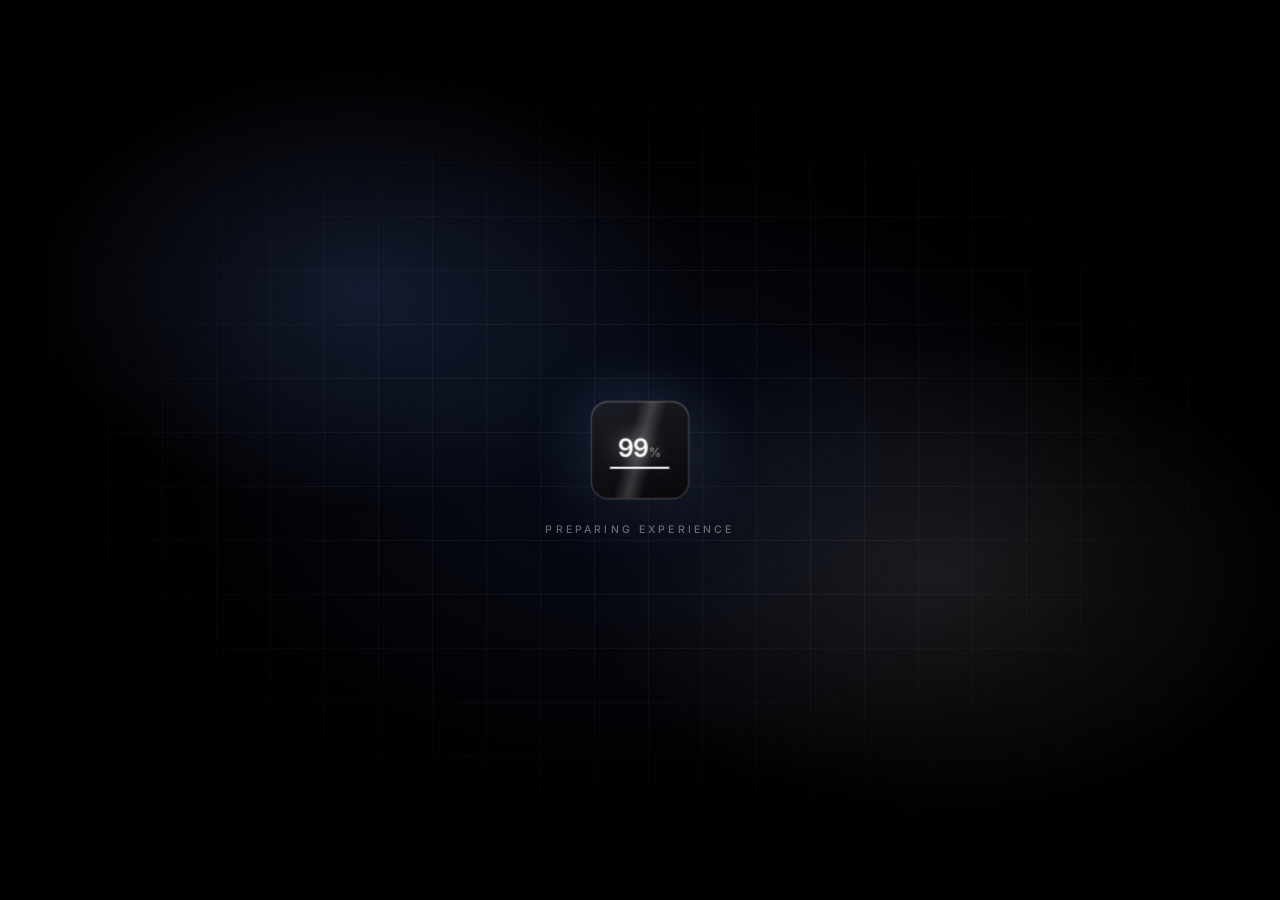
<file: index.html>
<!DOCTYPE html>
<html lang="en">
<head>
<meta charset="UTF-8">
<meta name="viewport" content="width=device-width, initial-scale=1.0">
<title>Nguyen The Luong — Web Developer</title>
<meta name="description" content="Portfolio of Nguyen The Luong — web developer building modern, fast and beautiful websites.">
<link rel="canonical" href="https://luongkun.github.io/personal-website/">
<meta name="theme-color" content="#000000">
<meta name="author" content="Nguyen The Luong">
<meta property="og:type" content="website">
<meta property="og:site_name" content="Luong.dev">
<meta property="og:url" content="https://luongkun.github.io/personal-website/">
<meta property="og:title" content="Nguyen The Luong — Web Developer">
<meta property="og:description" content="I build modern, fast and beautiful websites that bring ideas to life.">
<meta property="og:image" content="https://luongkun.github.io/personal-website/og-image.jpg">
<meta property="og:image:width" content="1200">
<meta property="og:image:height" content="630">
<meta property="og:image:alt" content="Nguyen The Luong — Web Developer">
<meta name="twitter:card" content="summary_large_image">
<meta name="twitter:title" content="Nguyen The Luong — Web Developer">
<meta name="twitter:description" content="I build modern, fast and beautiful websites that bring ideas to life.">
<meta name="twitter:image" content="https://luongkun.github.io/personal-website/og-image.jpg">
<link rel="icon" href="data:image/svg+xml,%3Csvg xmlns='http://www.w3.org/2000/svg' viewBox='0 0 24 24' fill='white'%3E%3Cg transform='rotate(-30 12 12)'%3E%3Ccircle cx='7.3' cy='3.2' r='1.45'/%3E%3Crect x='5.5' y='4.7' width='3.6' height='14.6' rx='1.8'/%3E%3Crect x='14.9' y='4.7' width='3.6' height='14.6' rx='1.8'/%3E%3Ccircle cx='16.7' cy='20.8' r='1.45'/%3E%3C/g%3E%3C/svg%3E">
<style>
/* Force black immediately */
html, body { background: #000000 !important; color: #ffffff; }

@font-face {
  font-family: "Inter";
  font-style: normal;
  font-weight: 100 900;
  font-display: swap;
  src: url("inter.woff2") format("woff2");
}
@font-face {
  font-family: "Instrument Serif";
  font-style: italic;
  font-weight: 400;
  font-display: swap;
  src: url("instrument-serif-italic.woff2") format("woff2");
}

:root {
  --bg: #000000;
  --text: #ffffff;
  --muted: #9a9a9a;
  --border: rgba(255, 255, 255, 0.16);

  --logo: 15.5px;
  --logo-mark: 22px;
  --nav: 14px;
  --nav-h: 40px;
  --nav-pad: 18px;
  --btn: 13.5px;
  --btn-h: 40px;
  --hero-btn-h: 42px;
  --h1: 48px;
  --lede: 15.5px;
  --badge: 12.5px;
  --header-y: 22px;
  --header-x: 40px;
  --hero-gap: 85px;
  --copy-max: 860px;
  --lede-max: 470px;

  --ui-font: "Inter", system-ui, -apple-system, BlinkMacSystemFont, "Segoe UI", sans-serif;
  --serif-font: "Instrument Serif", "Times New Roman", Times, serif;
}

*, *::before, *::after { box-sizing: border-box; margin: 0; padding: 0; }

a { color: inherit; text-decoration: none; }
button { font-family: inherit; }

html { scroll-behavior: smooth; }

html, body {
  background: #000000;
  background: var(--bg, #000000);
  color: #ffffff;
  color: var(--text, #ffffff);
}

body {
  font-family: var(--ui-font);
  -webkit-font-smoothing: antialiased;
  -moz-osx-font-smoothing: grayscale;
  text-rendering: optimizeLegibility;
  overflow-x: hidden;
  position: relative;
}

/* ---------- Layers ---------- */

.grain {
  position: fixed;
  inset: 0;
  z-index: 100;
  pointer-events: none;
  opacity: 0.055;
  background-image: url("data:image/svg+xml,%3Csvg xmlns='http://www.w3.org/2000/svg' width='240' height='240'%3E%3Cfilter id='n'%3E%3CfeTurbulence type='fractalNoise' baseFrequency='0.85' numOctaves='2' stitchTiles='stitch'/%3E%3C/filter%3E%3Crect width='100%25' height='100%25' filter='url(%23n)'/%3E%3C/svg%3E");
}

.hero-photo {
  position: fixed;
  inset: 0;
  z-index: 0;
  overflow: hidden;
  animation-duration: 1.05s;
  animation-fill-mode: both;
  animation-timing-function: cubic-bezier(0.16, 1, 0.3, 1);
  animation-delay: 0.04s;
  animation-name: in-soft;
}
.hero-photo video {
  width: 100%;
  height: 100%;
  object-fit: cover;
  display: block;
}
.hero-photo::after {
  content: "";
  position: absolute;
  inset: 0;
  background: linear-gradient(180deg, rgba(0, 0, 0, 0.42) 0%, rgba(0, 0, 0, 0.08) 32%, rgba(0, 0, 0, 0.12) 62%, rgba(0, 0, 0, 0.58) 100%);
}
.hero-photo.is-in {
  animation: none;
  opacity: 1;
  transform: none;
  clip-path: none;
  filter: none;
}

.page {
  position: relative;
  z-index: 1;
  display: grid;
  grid-template-rows: auto 1fr auto;
  min-height: 100vh;
  min-height: 100dvh;
}

.menu-backdrop { display: none; }

/* ---------- Loader ---------- */

.loader {
  position: fixed;
  inset: 0;
  z-index: 300;
  display: grid;
  place-items: center;
  background: #000000;
  overflow: hidden;
}

.loader-bg {
  position: absolute;
  inset: 0;
  background:
    radial-gradient(42% 40% at 28% 32%, rgba(110, 150, 255, 0.16), transparent 62%),
    radial-gradient(46% 44% at 74% 64%, rgba(255, 255, 255, 0.09), transparent 62%),
    radial-gradient(60% 55% at 50% 52%, rgba(60, 95, 190, 0.13), transparent 66%);
}
.loader-bg::after {
  content: "";
  position: absolute;
  inset: 0;
  background-image:
    linear-gradient(rgba(255, 255, 255, 0.045) 1px, transparent 1px),
    linear-gradient(90deg, rgba(255, 255, 255, 0.045) 1px, transparent 1px);
  background-size: 54px 54px;
  -webkit-mask-image: radial-gradient(70% 62% at 50% 50%, #000 30%, transparent 78%);
          mask-image: radial-gradient(70% 62% at 50% 50%, #000 30%, transparent 78%);
}

.welcome {
  position: absolute;
  inset: 0;
  z-index: 1;
  display: grid;
  place-items: center;
  font-family: var(--serif-font);
  font-style: italic;
  font-weight: 400;
  font-size: clamp(56px, 11vw, 130px);
  letter-spacing: -0.02em;
  color: #ffffff;
  opacity: 0;
  will-change: transform, opacity, filter;
}

.loader-stack {
  position: relative;
  z-index: 3;
}

.loader-box {
  position: relative;
  width: 94px;
  height: 94px;
  border-radius: 17px;
  display: flex;
  flex-direction: column;
  align-items: center;
  justify-content: center;
  gap: 4px;
  border: 1px solid rgba(255, 255, 255, 0.25);
  background: linear-gradient(160deg, rgba(30, 32, 38, 0.9), rgba(8, 8, 10, 0.94));
  backdrop-filter: blur(12px);
  -webkit-backdrop-filter: blur(12px);
  box-shadow: 0 18px 60px rgba(0, 0, 0, 0.55), inset 0 1px 0 rgba(255, 255, 255, 0.14), 0 0 30px rgba(140, 170, 255, 0.1);
  overflow: hidden;
  will-change: transform, opacity;
}

.loader-sheen {
  position: absolute;
  inset: 0;
  background: linear-gradient(105deg, transparent 38%, rgba(255, 255, 255, 0.18) 50%, transparent 62%);
  pointer-events: none;
}

.loader-num-wrap {
  position: relative;
  display: flex;
  align-items: baseline;
  gap: 1px;
}
.loader-num {
  font-size: 24px;
  font-weight: 600;
  letter-spacing: -0.03em;
  color: #ffffff;
}
.loader-pct {
  font-size: 12px;
  color: rgba(255, 255, 255, 0.55);
}

.loader-bar {
  position: relative;
  width: 58px;
  height: 2px;
  border-radius: 1px;
  background: rgba(255, 255, 255, 0.14);
  overflow: hidden;
}
.loader-bar i {
  display: block;
  height: 100%;
  width: 0%;
  border-radius: 1px;
  background: #ffffff;
}

.loader-status {
  position: absolute;
  top: calc(100% + 26px);
  left: 50%;
  transform: translateX(-50%);
  white-space: nowrap;
  font-size: 10.5px;
  font-weight: 500;
  text-transform: uppercase;
  letter-spacing: 0.3em;
  color: rgba(255, 255, 255, 0.38);
}

body.is-loading { overflow: hidden !important; height: 100%; }
body.is-loading .appear,
body.is-loading .hero-photo,
body.is-loading .copyright,
body.is-loading .badge-star,
body.is-loading .hero h1 em { animation-play-state: paused !important; }

/* ---------- Page transition ---------- */

.transition {
  position: fixed;
  inset: 0;
  z-index: 250;
  background: #000000;
  pointer-events: none;
  opacity: 0;
}
.transition.cover { opacity: 1; pointer-events: auto; transition: opacity 0.5s ease; }
@media (prefers-reduced-motion: reduce) { .transition { display: none !important; } }

/* ---------- Header ---------- */

.header {
  position: relative;
  z-index: 50;
  display: grid;
  grid-template-columns: 1fr auto 1fr;
  align-items: center;
  padding: var(--header-y) var(--header-x) 10px;
}

.logo {
  display: inline-flex;
  align-items: center;
  gap: 9px;
  justify-self: start;
  font-size: var(--logo);
  font-weight: 400;
  letter-spacing: -0.03em;
  color: #ffffff;
}
.logo-mark { width: var(--logo-mark); height: var(--logo-mark); flex: none; }
.logo-suffix { font-weight: 400; }

.site-nav {
  display: flex;
  align-items: center;
  gap: 8px;
  justify-self: center;
}
.site-nav a {
  display: inline-flex;
  align-items: center;
  gap: 8px;
  height: var(--nav-h);
  padding: 0 var(--nav-pad);
  border-radius: 7px;
  overflow: hidden;
  position: relative;
  border: 1px solid rgba(198, 198, 198, 0.55);
  background: linear-gradient(105deg, #050505 0%, #2a2a2a 48%, #4a4a4a 100%);
  color: #f3f3f3;
  font-size: var(--nav);
  font-weight: 400;
  letter-spacing: -0.01em;
  white-space: nowrap;
  transition: background 0.35s ease, border-color 0.35s ease, box-shadow 0.35s ease;
}
.site-nav a svg { width: 15px; height: 15px; flex: none; opacity: 0.9; }
.site-nav a::before {
  content: "";
  position: absolute;
  inset: 0;
  background: linear-gradient(115deg, transparent 30%, rgba(255, 255, 255, 0.16) 50%, transparent 70%);
  transform: translateX(-120%);
}
.site-nav a:hover::before { transform: translateX(120%); transition: transform 0.6s ease; }
.site-nav a:hover {
  border-color: rgba(235, 235, 235, 0.9);
  background: linear-gradient(105deg, #111111 0%, #3a3a3a 45%, #6a6a6a 100%);
  box-shadow: 0 0 18px rgba(200, 210, 230, 0.18);
}

.header-cta { justify-self: end; }

.burger {
  display: none;
  place-items: center;
  width: 42px;
  height: 42px;
  border-radius: 6px;
  border: 1px solid var(--border);
  background: rgba(8, 8, 8, 0.55);
  cursor: pointer;
  z-index: 60;
  transition: border-color 0.25s ease, background 0.25s ease;
}
.burger:hover { border-color: rgba(255, 255, 255, 0.32); background: rgba(255, 255, 255, 0.05); }
.burger-box { display: grid; gap: 5px; }
.burger-bar {
  width: 16px;
  height: 1.5px;
  border-radius: 1px;
  background: #ffffff;
  transition: transform 0.25s ease, opacity 0.2s ease;
}
body.menu-open .burger-bar:nth-child(1) { transform: translateY(6.5px) rotate(45deg); }
body.menu-open .burger-bar:nth-child(2) { opacity: 0; }
body.menu-open .burger-bar:nth-child(3) { transform: translateY(-6.5px) rotate(-45deg); }

/* ---------- Buttons ---------- */

.btn {
  position: relative;
  isolation: isolate;
  overflow: hidden;
  display: inline-flex;
  align-items: center;
  justify-content: center;
  height: var(--btn-h);
  padding: 0 16px;
  border-radius: 6px;
  font-size: var(--btn);
  font-weight: 500;
  letter-spacing: -0.02em;
  line-height: 1;
  white-space: nowrap;
  cursor: pointer;
  border: 1px solid transparent;
  background: none;
  color: #ffffff;
  transition: background 0.35s ease, border-color 0.35s ease, box-shadow 0.35s ease, color 0.35s ease, filter 0.35s ease;
}
.btn::after {
  content: "";
  position: absolute;
  inset: 0;
  background: linear-gradient(115deg, transparent 20%, rgba(255, 255, 255, 0.45) 48%, transparent 76%);
  transform: translateX(-130%);
}
.btn:hover::after { transform: translateX(130%); transition: transform 0.65s ease; }

.btn-solid {
  background: linear-gradient(180deg, #ffffff 0%, #e7e7e7 48%, #cfcfcf 100%);
  color: #111111;
  border-color: #ffffff;
  box-shadow: inset 0 1px 0 rgba(255, 255, 255, 0.95);
}
.btn-solid:hover {
  background: linear-gradient(180deg, #ffffff 0%, #f3f6ff 42%, #d5def2 100%);
  border-color: #f2f6ff;
  box-shadow: inset 0 1px 0 #ffffff, 0 0 22px rgba(186, 208, 255, 0.35), 0 8px 18px rgba(255, 255, 255, 0.12);
}
.hero .btn-solid:hover {
  box-shadow: inset 0 1px 0 #ffffff, 0 0 26px rgba(186, 208, 255, 0.4), 0 8px 18px rgba(255, 255, 255, 0.14);
}

.btn-ghost {
  background: linear-gradient(135deg, rgba(255, 255, 255, 0.1), rgba(0, 0, 0, 0.45) 50%, rgba(160, 175, 200, 0.08));
  color: #ffffff;
  border-color: rgba(198, 198, 198, 0.45);
  box-shadow: inset 0 1px 0 rgba(255, 255, 255, 0.12);
}
.btn-ghost:hover {
  background: linear-gradient(135deg, rgba(210, 225, 255, 0.18), rgba(0, 0, 0, 0.35) 48%, rgba(180, 195, 220, 0.16));
  border-color: rgba(220, 230, 255, 0.75);
  box-shadow: inset 0 1px 0 rgba(255, 255, 255, 0.22), 0 0 20px rgba(170, 200, 255, 0.22);
}
.hero .btn-ghost {
  background: linear-gradient(135deg, rgba(255, 255, 255, 0.12), rgba(0, 0, 0, 0.5) 46%, rgba(150, 170, 200, 0.1));
  border-color: rgba(198, 198, 198, 0.55);
  backdrop-filter: blur(16px);
  -webkit-backdrop-filter: blur(16px);
}
.hero .btn-ghost:hover {
  border-color: rgba(220, 230, 255, 0.8);
  box-shadow: inset 0 1px 0 rgba(255, 255, 255, 0.22), 0 0 24px rgba(170, 200, 255, 0.28);
}

.hero-actions .btn { height: var(--hero-btn-h); padding: 0 18px; }

/* ---------- Hero ---------- */

.hero {
  display: flex;
  align-items: flex-end;
  justify-content: center;
  padding: 8px 24px var(--hero-gap);
  min-height: 0;
}
.hero-copy {
  position: relative;
  z-index: 1;
  display: flex;
  flex-direction: column;
  align-items: center;
  text-align: center;
  max-width: var(--copy-max);
  width: 100%;
}

.badge {
  display: inline-flex;
  align-items: center;
  gap: 8px;
  margin-bottom: 22px;
  padding: 9px 15px;
  border: 0;
  border-radius: 5px;
  background: linear-gradient(90deg, #7d7d7d 0%, #2a2a2a 52%, #0a0a0a 100%);
  color: #f2f2f2;
  font-size: var(--badge);
  font-weight: 400;
  letter-spacing: -0.01em;
}
.badge-star {
  width: 18px;
  height: 20px;
  flex: none;
  filter: drop-shadow(0 0 3px rgba(255, 255, 255, 0.45));
  transform-origin: center;
  animation: in-star 0.9s cubic-bezier(0.16, 1, 0.3, 1) 0.28s both;
}

.hero h1 {
  font-family: var(--ui-font);
  font-weight: 500;
  font-size: var(--h1);
  letter-spacing: -0.045em;
  line-height: 1.12;
  color: #ffffff;
  display: flex;
  flex-direction: column;
  align-items: center;
}
.headline-line {
  display: block;
  overflow: hidden;
  padding: 0.06em 0.15em 0.14em;
}
.hero h1 em {
  font-family: var(--serif-font);
  font-style: italic;
  font-weight: 400;
  font-size: 1.08em;
  letter-spacing: -0.03em;
  color: var(--muted);
  animation: in-em 1.2s ease 0.72s both;
}

.lede {
  max-width: var(--lede-max);
  margin-top: 18px;
  color: var(--muted);
  font-size: var(--lede);
  font-weight: 400;
  line-height: 1.55;
  letter-spacing: -0.015em;
}

.hero-actions {
  display: flex;
  flex-wrap: wrap;
  align-items: center;
  justify-content: center;
  gap: 10px;
  margin-top: 26px;
}

/* ---------- Footer ---------- */

.copyright {
  text-align: center;
  color: var(--muted);
  font-size: 12.5px;
  letter-spacing: -0.01em;
  padding: 0 24px;
  padding-bottom: max(26px, env(safe-area-inset-bottom));
  opacity: 0;
  animation: in-soft 1.05s cubic-bezier(0.16, 1, 0.3, 1) 1.30s both;
}
.copyright.is-in { animation: none !important; opacity: 1 !important; transform: none !important; }

/* ---------- Entrance motion ---------- */

.appear {
  opacity: 1;
  animation-duration: 1.05s;
  animation-fill-mode: both;
  animation-timing-function: cubic-bezier(0.16, 1, 0.3, 1);
  animation-delay: var(--d, 0.08s);
}
.appear--scale { animation-name: in-scale; }
.appear--soft  { animation-name: in-soft; }
.appear--mask  { animation-name: in-mask; }
.appear--pop   { animation-name: in-pop; }
.appear--btn   { animation-name: in-btn; }
.appear--side  { animation-name: in-side; }

.appear.is-in,
.hero-photo.is-in,
.copyright.is-in {
  animation: none !important;
  opacity: 1 !important;
  transform: none !important;
  clip-path: none !important;
  filter: none !important;
}

@keyframes in-scale { from { opacity: 0; transform: scale(0.84); } to { opacity: 1; transform: none; } }
@keyframes in-soft  { from { opacity: 0; transform: translateY(14px); } to { opacity: 1; transform: none; } }
@keyframes in-mask  { from { opacity: 0; transform: translateY(40%); } to { opacity: 1; transform: none; } }
@keyframes in-pop   { 0% { opacity: 0; transform: scale(0.9); } 70% { opacity: 1; transform: scale(1.03); } 100% { opacity: 1; transform: scale(1); } }
@keyframes in-btn   { from { opacity: 0; transform: translateY(18px) scale(0.94); } to { opacity: 1; transform: none; } }
@keyframes in-side  { from { opacity: 0; transform: translateX(22px); } to { opacity: 1; transform: none; } }
@keyframes in-star  { from { opacity: 0; transform: scale(0.2) rotate(-50deg); } 65% { opacity: 1; transform: scale(1.2) rotate(8deg); } to { opacity: 1; transform: none; } }
@keyframes in-em    { from { opacity: 0.35; filter: blur(4px); } to { opacity: 1; filter: none; } }

/* ---------- Responsive ---------- */

@media (min-width: 1280px) and (max-width: 1599px) {
  :root { --h1: 54px; --lede: 16px; --header-x: 48px; }
}

@media (min-width: 901px) and (max-width: 1279px) {
  :root {
    --logo: 15px;
    --nav: 13px;
    --nav-h: 36px;
    --nav-pad: 14px;
    --btn: 13px;
    --btn-h: 38px;
    --hero-btn-h: 40px;
    --h1: 42px;
    --lede: 15px;
    --badge: 12px;
    --header-y: 16px;
    --header-x: 28px;
    --hero-gap: 64px;
    --copy-max: 760px;
    --lede-max: 440px;
  }
  .badge { margin-bottom: 16px; }
  .lede { margin-top: 14px; }
  .hero-actions { margin-top: 20px; }
}

@media (min-width: 1600px) {
  :root {
    --logo: 17px;
    --logo-mark: 24px;
    --nav: 15px;
    --nav-h: 44px;
    --nav-pad: 20px;
    --btn: 15px;
    --btn-h: 44px;
    --hero-btn-h: 48px;
    --h1: 64px;
    --lede: 18px;
    --badge: 13.5px;
    --header-y: 28px;
    --header-x: 64px;
    --copy-max: 980px;
    --lede-max: 540px;
  }
  .badge { margin-bottom: 26px; }
  .lede { margin-top: 22px; }
  .hero-actions { margin-top: 30px; gap: 12px; }
}

@media (min-width: 1920px) {
  :root {
    --logo: 18px;
    --logo-mark: 26px;
    --nav: 16px;
    --nav-h: 48px;
    --nav-pad: 22px;
    --btn: 16px;
    --btn-h: 48px;
    --hero-btn-h: 52px;
    --h1: 76px;
    --lede: 20px;
    --badge: 14.5px;
    --header-y: 32px;
    --header-x: 80px;
    --copy-max: 1120px;
    --lede-max: 620px;
  }
  .site-nav { gap: 10px; }
  .btn { padding: 0 22px; }
  .badge { padding: 10px 15px; }
}

@media (min-width: 2560px) {
  :root { --h1: 88px; --lede: 22px; --header-x: 120px; --copy-max: 1280px; --lede-max: 680px; }
}

/* Desktop lock: one frame, no scroll */
@media (min-width: 901px) {
  html, body { height: 100%; overflow: hidden; }
  .page { height: 100vh; height: 100dvh; overflow: hidden; }
}

@media (min-width: 901px) and (max-height: 850px) {
  :root { --header-y: 14px; --hero-gap: 48px; --h1: 40px; }
  .badge { margin-bottom: 12px; }
  .lede { margin-top: 12px; }
  .hero-actions { margin-top: 16px; }
}

@media (min-width: 901px) and (max-height: 720px) {
  :root { --h1: 34px; --lede: 14px; --hero-gap: 32px; --nav-h: 30px; --btn-h: 34px; --hero-btn-h: 36px; }
  .badge { margin-bottom: 8px; }
  .copyright { padding-bottom: 16px; }
}

/* ---------- Phone ---------- */

@media (max-width: 900px) {
  html, body { height: auto; overflow-y: auto; }

  :root {
    --logo: 16px;
    --btn: 15px;
    --btn-h: 46px;
    --hero-btn-h: 48px;
    --h1: 36px;
    --lede: 16.5px;
    --badge: 13.5px;
    --header-y: 16px;
    --header-x: 18px;
    --hero-gap: 36px;
  }

  .header {
    grid-template-columns: 1fr auto auto;
    gap: 8px;
    padding: calc(var(--header-y) + env(safe-area-inset-top)) calc(var(--header-x) + env(safe-area-inset-right)) 10px calc(var(--header-x) + env(safe-area-inset-left));
  }

  .logo, .header-cta, .burger { z-index: 80; }
  .burger { display: grid; }

  .menu-backdrop {
    display: block;
    position: fixed;
    inset: 0;
    z-index: 40;
    background: rgba(8, 8, 8, 0.42);
    opacity: 0;
    visibility: hidden;
    transition: opacity 0.28s ease, visibility 0.28s ease;
  }
  body.menu-open .menu-backdrop {
    opacity: 1;
    visibility: visible;
    backdrop-filter: blur(24px);
    -webkit-backdrop-filter: blur(24px);
  }

  .site-nav {
    position: fixed;
    top: 0;
    left: 0;
    right: 0;
    bottom: 0;
    z-index: 45;
    flex-direction: column;
    align-items: center;
    justify-content: center;
    gap: 12px;
    padding: 96px 22px 32px;
    padding-top: max(96px, calc(env(safe-area-inset-top) + 88px));
    opacity: 0;
    visibility: hidden;
    transition: opacity 0.28s ease, visibility 0.28s ease;
  }
  body.menu-open .site-nav { opacity: 1; visibility: visible; }
  body.menu-open { overflow: hidden; }

  .site-nav a {
    width: 100%;
    max-width: 420px;
    height: 56px;
    justify-content: center;
    font-size: 19px;
    border-radius: 10px;
  }

  .hero { padding: 20px 20px 64px; align-items: flex-end; }
  .hero-copy, .lede { max-width: 100%; }
}

@media (max-width: 560px) {
  :root { --h1: 34px; --lede: 16px; --header-x: 16px; }
  .hero-actions { flex-direction: column; }
  .hero-actions .btn { width: 100%; }
}

/* ---------- Reduced motion ---------- */

@media (prefers-reduced-motion: reduce) {
  *, *::before, *::after {
    transition: none !important;
    animation: none !important;
  }
  .appear, .hero-photo, .hero h1 em, .badge-star, .copyright {
    opacity: 1 !important;
    transform: none !important;
    clip-path: none !important;
    filter: none !important;
  }
}
</style>
</head>
<body style="background:#000;color:#fff" class="is-loading">

<div class="loader" id="loader">
  <div class="loader-bg" aria-hidden="true"></div>
  <div class="welcome" id="welcome" aria-hidden="true">Welcome</div>
  <div class="loader-stack">
    <div class="loader-box" aria-hidden="true">
      <span class="loader-sheen"></span>
      <span class="loader-num-wrap"><span class="loader-num">0</span><span class="loader-pct">%</span></span>
      <span class="loader-bar"><i></i></span>
    </div>
    <div class="loader-status" aria-hidden="true">Preparing experience</div>
  </div>
</div>
<noscript><style>.loader { display: none !important; }</style></noscript>

<div class="grain" aria-hidden="true"></div>
<div class="transition" id="transition" aria-hidden="true"></div>

<div class="hero-photo" aria-hidden="true">
  <video autoplay muted loop playsinline
    src="https://d8j0ntlcm91z4.cloudfront.net/user_38xzZboKViGWJOttwIXH07lWA1P/hf_20260818_072341_50851634-bbc3-4c33-9acc-7647d4db44aa.mp4"></video>
</div>

<div class="page">

  <div class="menu-backdrop" aria-hidden="true"></div>

  <header class="header">
    <a class="logo appear appear--scale" style="--d:0.08s" href="#top" aria-label="Nguyen The Luong">
      <svg class="logo-mark" viewBox="0 0 24 24" fill="currentColor" aria-hidden="true">
        <g transform="rotate(-30 12 12)">
          <circle cx="7.3" cy="3.2" r="1.45"/>
          <rect x="5.5" y="4.7" width="3.6" height="14.6" rx="1.8"/>
          <rect x="14.9" y="4.7" width="3.6" height="14.6" rx="1.8"/>
          <circle cx="16.7" cy="20.8" r="1.45"/>
        </g>
      </svg>
      Luong<span class="logo-suffix">.dev</span>
    </a>

    <nav id="site-nav" class="site-nav" aria-label="Primary">
      <a href="about.html" data-nav class="appear appear--scale" style="--d:0.14s">
        <svg viewBox="0 0 24 24" fill="none" stroke="currentColor" stroke-width="1.8" stroke-linecap="round" stroke-linejoin="round" aria-hidden="true"><circle cx="12" cy="8" r="4"/><path d="M4 21c0-4 3.6-7 8-7s8 3 8 7"/></svg>
        About
      </a>
      <a href="https://github.com/luongkun" target="_blank" rel="noopener" class="appear appear--scale" style="--d:0.16s">
        <svg viewBox="0 0 24 24" fill="currentColor" aria-hidden="true"><path d="M12 .5A11.5 11.5 0 0 0 .5 12c0 5.08 3.29 9.39 7.86 10.91.58.11.79-.25.79-.56 0-.27-.01-1.17-.02-2.12-3.2.7-3.87-1.36-3.87-1.36-.52-1.33-1.28-1.68-1.28-1.68-1.04-.71.08-.7.08-.7 1.15.08 1.76 1.19 1.76 1.19 1.03 1.75 2.69 1.25 3.34.95.1-.74.4-1.25.72-1.53-2.55-.29-5.23-1.28-5.23-5.68 0-1.26.45-2.28 1.19-3.09-.12-.29-.52-1.46.11-3.05 0 0 .97-.31 3.17 1.18a11 11 0 0 1 5.78 0c2.2-1.49 3.17-1.18 3.17-1.18.63 1.59.23 2.76.11 3.05.74.81 1.19 1.83 1.19 3.09 0 4.41-2.69 5.38-5.25 5.67.41.35.77 1.05.77 2.12 0 1.53-.01 2.76-.01 3.14 0 .31.21.67.8.55A11.5 11.5 0 0 0 23.5 12 11.5 11.5 0 0 0 12 .5Z"/></svg>
        GitHub
      </a>
      <a href="#" data-copy class="appear appear--soft" style="--d:0.28s">
        <svg viewBox="0 0 24 24" fill="none" stroke="currentColor" stroke-width="1.8" stroke-linecap="round" stroke-linejoin="round" aria-hidden="true"><rect x="3" y="5" width="18" height="14" rx="2"/><path d="m3 7 9 6 9-6"/></svg>
        <span class="copy-label">Email</span>
      </a>
    </nav>

    <a class="btn btn-solid header-cta appear appear--scale" style="--d:0.34s" href="#" data-copy><span class="copy-label">Contact Me</span></a>

    <button class="burger appear appear--scale" style="--d:0.34s" type="button"
            aria-controls="site-nav" aria-expanded="false" aria-label="Open menu">
      <span class="burger-box" aria-hidden="true">
        <span class="burger-bar"></span>
        <span class="burger-bar"></span>
        <span class="burger-bar"></span>
      </span>
    </button>
  </header>

  <main class="hero" id="top">
    <div class="hero-copy">
      <div class="badge appear appear--pop" style="--d:0.22s">
        <svg class="badge-star" viewBox="0 0 24 24" fill="white" aria-hidden="true">
          <path d="M12 2.6C12.55 2.6 12.88 3.15 13.08 4.7c.62 4.7 1.52 5.6 6.22 6.22 1.55.2 2.1.53 2.1 1.08s-.55.88-2.1 1.08c-4.7.62-5.6 1.52-6.22 6.22-.2 1.55-.53 2.1-1.08 2.1s-.88-.55-1.08-2.1c-.62-4.7-1.52-5.6-6.22-6.22C3.15 12.88 2.6 12.55 2.6 12s.55-.88 2.1-1.08c4.7-.62 5.6-1.52 6.22-6.22C11.12 3.15 11.45 2.6 12 2.6Z"/>
        </svg>
        Web Developer
      </div>

      <h1>
        <span class="headline-line appear appear--mask" style="--d:0.42s">Hello, I&rsquo;m</span>
        <span class="headline-line appear appear--mask" style="--d:0.62s"><em>Nguyen The Luong</em></span>
      </h1>

      <p class="lede appear appear--soft" style="--d:0.82s; animation-duration:1.25s;">
        I build modern, fast and beautiful websites that bring ideas to life.
      </p>

      <div class="hero-actions">
        <a class="btn btn-solid appear appear--btn" style="--d:0.96s" href="work.html" data-nav>View My Work</a>
        <a class="btn btn-ghost appear appear--side" style="--d:1.10s" href="#" data-copy><span class="copy-label">Get in Touch</span></a>
      </div>
    </div>
  </main>

  <footer class="copyright appear" id="contact" style="--d:1.30s">&copy; 2026 Nguyen The Luong</footer>

</div>

<script>
(function () {

  /* ---------- Loader ---------- */

  var loader = document.getElementById('loader');
  var loadDone = false;

  function reveal() {
    if (loadDone || !loader.parentNode) return;
    loadDone = true;

    var box = loader.querySelector('.loader-box');
    var welcome = document.getElementById('welcome');
    var page = document.querySelector('.page');

    function cleanup() {
      if (loader.parentNode) loader.parentNode.removeChild(loader);
    }

    if (!box.animate) {
      document.body.classList.remove('is-loading');
      cleanup();
      return;
    }

    box.animate([{ opacity: 1 }, { opacity: 0 }], { duration: 240, easing: 'ease', fill: 'forwards' });

    welcome.animate(
      [
        { opacity: 0, transform: 'scale(.88) translateY(16px)', filter: 'blur(12px)' },
        { opacity: 1, transform: 'scale(1) translateY(0)', filter: 'blur(0px)' }
      ],
      { duration: 650, easing: 'cubic-bezier(.16, 1, .3, 1)', fill: 'forwards' }
    );

    setTimeout(function () {
      welcome.animate(
        [
          { opacity: 1, transform: 'scale(1)', filter: 'blur(0px)' },
          { opacity: 0, transform: 'scale(1.4)', filter: 'blur(16px)' }
        ],
        { duration: 800, easing: 'cubic-bezier(.5, 0, .75, 0)', fill: 'forwards' }
      );
      if (page && page.animate) {
        page.animate(
          [
            { filter: 'blur(10px) brightness(.85)', transform: 'scale(1.035)' },
            { filter: 'blur(0px) brightness(1)', transform: 'scale(1)' }
          ],
          { duration: 1000, easing: 'cubic-bezier(.22, 1, .36, 1)' }
        );
      }
      setTimeout(function () {
        document.body.classList.remove('is-loading');
      }, 700);
    }, 1150);

    setTimeout(function () {
      var fade = loader.animate(
        [{ opacity: 1 }, { opacity: 0 }],
        { duration: 600, easing: 'ease', fill: 'forwards' }
      );
      fade.onfinish = cleanup;
      setTimeout(cleanup, 700);
    }, 2050);

    setTimeout(cleanup, 3400);
  }

  if (!loader) {
    document.body.classList.remove('is-loading');
  } else {
    var numEl = loader.querySelector('.loader-num');
    var barEl = loader.querySelector('.loader-bar i');
    var boxEl = loader.querySelector('.loader-box');
    var bgEl = loader.querySelector('.loader-bg');
    var sheenEl = loader.querySelector('.loader-sheen');
    var start = null;
    var DURATION = 1900;

    if (bgEl && bgEl.animate) {
      bgEl.animate(
        [{ transform: 'translateY(-14px) scale(1.02)' }, { transform: 'translateY(12px) scale(1.06)' }],
        { duration: 5200, direction: 'alternate', iterations: Infinity, easing: 'ease-in-out' }
      );
    }
    if (sheenEl && sheenEl.animate) {
      sheenEl.animate(
        [{ transform: 'translateX(-140%)' }, { transform: 'translateX(140%)' }],
        { duration: 1400, iterations: Infinity, easing: 'ease-in-out' }
      );
    }

    function tick(ts) {
      if (start === null) start = ts;
      var p = Math.min((ts - start) / DURATION, 1);
      var eased = 1 - Math.pow(1 - p, 3);
      var pct = Math.round(eased * 100);
      numEl.textContent = String(pct);
      barEl.style.width = pct + '%';
      boxEl.style.transform = 'scale(' + (1 + eased * 0.05) + ')';
      boxEl.style.boxShadow =
        '0 18px 60px rgba(0,0,0,.55), inset 0 1px 0 rgba(255,255,255,.14), 0 0 ' +
        Math.round(20 + eased * 46) + 'px rgba(140,170,255,' + (0.08 + eased * 0.22).toFixed(2) + ')';
      numEl.style.textShadow = '0 0 ' + Math.round(eased * 20) + 'px rgba(255,255,255,' + (eased * 0.65).toFixed(2) + ')';
      if (p < 1) {
        requestAnimationFrame(tick);
      } else {
        setTimeout(reveal, 200);
      }
    }
    requestAnimationFrame(tick);

    setTimeout(function () { reveal(); }, 8000);
  }

  /* ---------- Entrance / interactions ---------- */

  var appears = Array.prototype.slice.call(document.querySelectorAll('.appear'));

  appears.forEach(function (el) {
    el.addEventListener('animationend', function () {
      el.classList.add('is-in');
    }, { once: true });
  });

  var heroPhoto = document.querySelector('.hero-photo');
  if (heroPhoto) {
    heroPhoto.addEventListener('animationend', function () {
      heroPhoto.classList.add('is-in');
    }, { once: true });
  }

  requestAnimationFrame(function () {
    requestAnimationFrame(function () {
      var running = appears.some(function (el) {
        if (!el.getAnimations) return true;
        return el.getAnimations().some(function (a) {
          return a.playState === 'running' || a.playState === 'finished';
        });
      });
      if (!running) {
        Array.prototype.forEach.call(
          document.querySelectorAll('.appear, .hero-photo'),
          function (el) { el.classList.add('is-in'); }
        );
      }
    });
  });

  var EMAIL = 'lucifermeta0210@gmail.com';

  /* ---------- Smooth same-tab navigation ---------- */
  var reduceMotion = window.matchMedia && window.matchMedia('(prefers-reduced-motion: reduce)').matches;
  var overlay = document.getElementById('transition');
  function navigate(href) {
    if (reduceMotion || !overlay) { window.location.href = href; return; }
    overlay.classList.add('cover');
    var done = false;
    function go() { if (done) return; done = true; window.location.href = href; }
    overlay.addEventListener('transitionend', go, { once: true });
    setTimeout(go, 650);
  }
  Array.prototype.forEach.call(document.querySelectorAll('a[data-nav]'), function (link) {
    link.addEventListener('click', function (e) {
      var href = link.getAttribute('href');
      if (!href || href.charAt(0) === '#') return;
      e.preventDefault();
      navigate(href);
    });
  });
  window.addEventListener('pageshow', function (e) {
    if (e.persisted && overlay) overlay.classList.remove('cover');
  });

  function copyEmail() {
    if (navigator.clipboard && navigator.clipboard.writeText) {
      return navigator.clipboard.writeText(EMAIL);
    }
    var ta = document.createElement('textarea');
    ta.value = EMAIL;
    ta.style.position = 'fixed';
    ta.style.opacity = '0';
    document.body.appendChild(ta);
    ta.select();
    try { document.execCommand('copy'); } catch (e) {}
    document.body.removeChild(ta);
    return Promise.resolve();
  }

  Array.prototype.forEach.call(document.querySelectorAll('[data-copy]'), function (el) {
    el.addEventListener('click', function (e) {
      e.preventDefault();
      copyEmail().then(function () {
        var label = el.querySelector('.copy-label') || el;
        var original = label.textContent;
        label.textContent = 'Copied!';
        el.classList.add('is-copied');
        setTimeout(function () {
          label.textContent = original;
          el.classList.remove('is-copied');
        }, 1600);
      });
    });
  });

  var burger = document.querySelector('.burger');

  function setMenu(open) {
    document.body.classList.toggle('menu-open', open);
    if (burger) {
      burger.setAttribute('aria-expanded', String(open));
      burger.setAttribute('aria-label', open ? 'Close menu' : 'Open menu');
    }
  }

  if (burger) {
    burger.addEventListener('click', function () {
      setMenu(!document.body.classList.contains('menu-open'));
    });
  }

  Array.prototype.forEach.call(document.querySelectorAll('#site-nav a'), function (link) {
    link.addEventListener('click', function () { setMenu(false); });
  });

  document.addEventListener('keydown', function (e) {
    if (e.key === 'Escape') setMenu(false);
  });

  window.addEventListener('resize', function () {
    if (window.matchMedia('(min-width: 901px)').matches) setMenu(false);
  });

  function ensureFonts() {
    try {
      var ok = document.fonts &&
        document.fonts.check('16px Inter') &&
        document.fonts.check('italic 16px "Instrument Serif"');
      if (!ok) {
        var l = document.createElement('link');
        l.rel = 'stylesheet';
        l.href = 'https://fonts.googleapis.com/css2?family=Inter:ital,opsz,wght@0,14..32,100..900&family=Instrument+Serif:ital@1&display=swap';
        document.head.appendChild(l);
      }
    } catch (e) {}
  }
  if (document.fonts && document.fonts.ready) {
    document.fonts.ready.then(ensureFonts);
    setTimeout(ensureFonts, 2500);
  } else {
    setTimeout(ensureFonts, 1500);
  }
})();
</script>

</body>
</html>
</file>
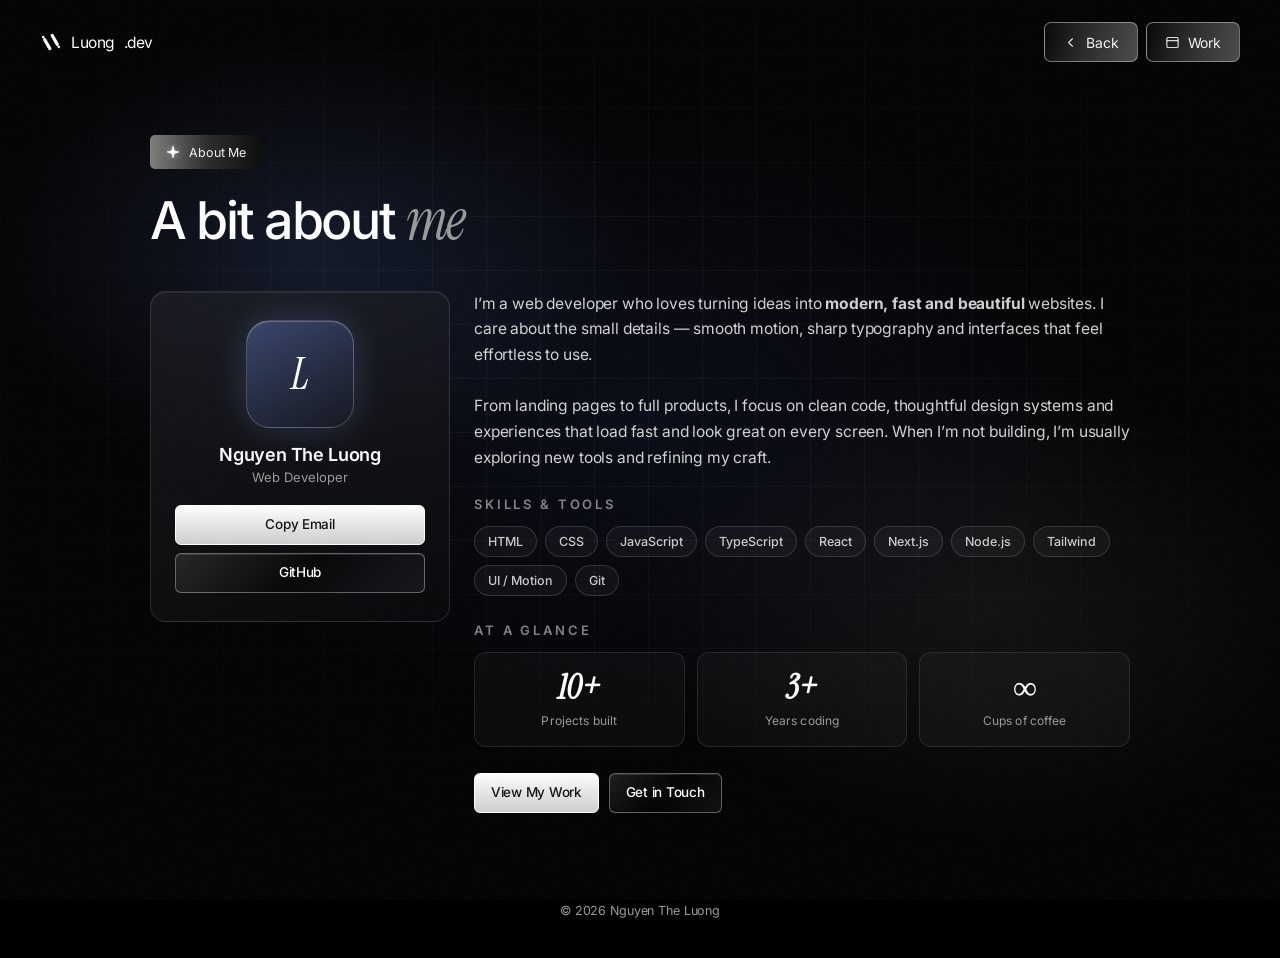
<file: about.html>
<!DOCTYPE html>
<html lang="en">
<head>
<meta charset="UTF-8">
<meta name="viewport" content="width=device-width, initial-scale=1.0">
<title>About — Nguyen The Luong</title>
<meta name="description" content="About Nguyen The Luong — web developer focused on modern, fast and beautiful websites.">
<link rel="canonical" href="https://luongkun.github.io/personal-website/about.html">
<meta name="theme-color" content="#000000">
<meta name="author" content="Nguyen The Luong">
<meta property="og:type" content="profile">
<meta property="og:site_name" content="Luong.dev">
<meta property="og:url" content="https://luongkun.github.io/personal-website/about.html">
<meta property="og:title" content="About — Nguyen The Luong">
<meta property="og:description" content="Web developer focused on modern, fast and beautiful websites.">
<meta property="og:image" content="https://luongkun.github.io/personal-website/og-image.jpg">
<meta property="og:image:width" content="1200">
<meta property="og:image:height" content="630">
<meta property="og:image:alt" content="Nguyen The Luong — Web Developer">
<meta name="twitter:card" content="summary_large_image">
<meta name="twitter:title" content="About — Nguyen The Luong">
<meta name="twitter:description" content="Web developer focused on modern, fast and beautiful websites.">
<meta name="twitter:image" content="https://luongkun.github.io/personal-website/og-image.jpg">
<link rel="icon" href="data:image/svg+xml,%3Csvg xmlns='http://www.w3.org/2000/svg' viewBox='0 0 24 24' fill='white'%3E%3Cg transform='rotate(-30 12 12)'%3E%3Ccircle cx='7.3' cy='3.2' r='1.45'/%3E%3Crect x='5.5' y='4.7' width='3.6' height='14.6' rx='1.8'/%3E%3Crect x='14.9' y='4.7' width='3.6' height='14.6' rx='1.8'/%3E%3Ccircle cx='16.7' cy='20.8' r='1.45'/%3E%3C/g%3E%3C/svg%3E">
<style>
html, body { background: #000000 !important; color: #ffffff; }

@font-face {
  font-family: "Inter";
  font-style: normal;
  font-weight: 100 900;
  font-display: swap;
  src: url("inter.woff2") format("woff2");
}
@font-face {
  font-family: "Instrument Serif";
  font-style: italic;
  font-weight: 400;
  font-display: swap;
  src: url("instrument-serif-italic.woff2") format("woff2");
}

:root {
  --bg: #000000;
  --text: #ffffff;
  --muted: #9a9a9a;
  --border: rgba(255, 255, 255, 0.16);

  --logo: 15.5px;
  --logo-mark: 22px;
  --nav: 14px;
  --nav-h: 40px;
  --nav-pad: 18px;
  --btn: 13.5px;
  --btn-h: 40px;
  --h1: 52px;
  --lede: 15.5px;
  --header-y: 22px;
  --header-x: 40px;

  --ui-font: "Inter", system-ui, -apple-system, BlinkMacSystemFont, "Segoe UI", sans-serif;
  --serif-font: "Instrument Serif", "Times New Roman", Times, serif;
}

*, *::before, *::after { box-sizing: border-box; margin: 0; padding: 0; }
a { color: inherit; text-decoration: none; }
button { font-family: inherit; }
html { scroll-behavior: smooth; }
/* @@BASE@@ */
html, body { background: var(--bg, #000000); color: var(--text, #ffffff); }
body {
  font-family: var(--ui-font);
  -webkit-font-smoothing: antialiased;
  -moz-osx-font-smoothing: grayscale;
  text-rendering: optimizeLegibility;
  overflow-x: hidden;
  position: relative;
  min-height: 100vh;
  min-height: 100dvh;
}

.grain {
  position: fixed; inset: 0; z-index: 100; pointer-events: none; opacity: 0.055;
  background-image: url("data:image/svg+xml,%3Csvg xmlns='http://www.w3.org/2000/svg' width='240' height='240'%3E%3Cfilter id='n'%3E%3CfeTurbulence type='fractalNoise' baseFrequency='0.85' numOctaves='2' stitchTiles='stitch'/%3E%3C/filter%3E%3Crect width='100%25' height='100%25' filter='url(%23n)'/%3E%3C/svg%3E");
}
.aurora {
  position: fixed; inset: 0; z-index: 0; overflow: hidden;
  background:
    radial-gradient(42% 40% at 24% 28%, rgba(110, 150, 255, 0.14), transparent 62%),
    radial-gradient(46% 44% at 78% 68%, rgba(255, 255, 255, 0.06), transparent 62%),
    radial-gradient(60% 55% at 50% 46%, rgba(60, 95, 190, 0.11), transparent 66%);
}
.aurora::after {
  content: ""; position: absolute; inset: 0;
  background-image:
    linear-gradient(rgba(255, 255, 255, 0.04) 1px, transparent 1px),
    linear-gradient(90deg, rgba(255, 255, 255, 0.04) 1px, transparent 1px);
  background-size: 54px 54px;
  -webkit-mask-image: radial-gradient(80% 70% at 50% 40%, #000 20%, transparent 82%);
          mask-image: radial-gradient(80% 70% at 50% 40%, #000 20%, transparent 82%);
}

.page { position: relative; z-index: 1; }

.header {
  position: relative; z-index: 50;
  display: flex; align-items: center; justify-content: space-between; gap: 16px;
  padding: var(--header-y) var(--header-x) 10px;
}
.logo { display: inline-flex; align-items: center; gap: 9px; font-size: var(--logo); font-weight: 400; letter-spacing: -0.03em; color: #fff; }
.logo-mark { width: var(--logo-mark); height: var(--logo-mark); flex: none; }
.logo-suffix { font-weight: 400; }
.header-nav { display: flex; align-items: center; gap: 8px; }

.pill {
  display: inline-flex; align-items: center; gap: 8px; height: var(--nav-h); padding: 0 var(--nav-pad);
  border-radius: 7px; position: relative; overflow: hidden;
  border: 1px solid rgba(198, 198, 198, 0.55);
  background: linear-gradient(105deg, #050505 0%, #2a2a2a 48%, #4a4a4a 100%);
  color: #f3f3f3; font-size: var(--nav); letter-spacing: -0.01em; white-space: nowrap;
  transition: background 0.35s ease, border-color 0.35s ease, box-shadow 0.35s ease;
}
.pill svg { width: 15px; height: 15px; flex: none; opacity: 0.9; }
.pill::before { content: ""; position: absolute; inset: 0; background: linear-gradient(115deg, transparent 30%, rgba(255, 255, 255, 0.16) 50%, transparent 70%); transform: translateX(-120%); }
.pill:hover::before { transform: translateX(120%); transition: transform 0.6s ease; }
.pill:hover { border-color: rgba(235, 235, 235, 0.9); background: linear-gradient(105deg, #111 0%, #3a3a3a 45%, #6a6a6a 100%); box-shadow: 0 0 18px rgba(200, 210, 230, 0.18); }

.btn {
  position: relative; isolation: isolate; overflow: hidden; display: inline-flex; align-items: center; justify-content: center; gap: 7px;
  height: var(--btn-h); padding: 0 16px; border-radius: 6px; font-size: var(--btn); font-weight: 500; letter-spacing: -0.02em; line-height: 1;
  white-space: nowrap; cursor: pointer; border: 1px solid transparent; background: none; color: #fff;
  transition: background 0.35s ease, border-color 0.35s ease, box-shadow 0.35s ease, color 0.35s ease;
}
.btn svg { width: 15px; height: 15px; flex: none; }
.btn::after { content: ""; position: absolute; inset: 0; background: linear-gradient(115deg, transparent 20%, rgba(255, 255, 255, 0.45) 48%, transparent 76%); transform: translateX(-130%); }
.btn:hover::after { transform: translateX(130%); transition: transform 0.65s ease; }
.btn-solid { background: linear-gradient(180deg, #fff 0%, #e7e7e7 48%, #cfcfcf 100%); color: #111; border-color: #fff; box-shadow: inset 0 1px 0 rgba(255, 255, 255, 0.95); }
.btn-solid:hover { background: linear-gradient(180deg, #fff 0%, #f3f6ff 42%, #d5def2 100%); border-color: #f2f6ff; box-shadow: inset 0 1px 0 #fff, 0 0 22px rgba(186, 208, 255, 0.35), 0 8px 18px rgba(255, 255, 255, 0.12); }
.btn-ghost { background: linear-gradient(135deg, rgba(255, 255, 255, 0.1), rgba(0, 0, 0, 0.45) 50%, rgba(160, 175, 200, 0.08)); color: #fff; border-color: rgba(198, 198, 198, 0.45); box-shadow: inset 0 1px 0 rgba(255, 255, 255, 0.12); }
.btn-ghost:hover { background: linear-gradient(135deg, rgba(210, 225, 255, 0.18), rgba(0, 0, 0, 0.35) 48%, rgba(180, 195, 220, 0.16)); border-color: rgba(220, 230, 255, 0.75); box-shadow: inset 0 1px 0 rgba(255, 255, 255, 0.22), 0 0 20px rgba(170, 200, 255, 0.22); }
/* @@ABOUT@@ */
.about {
  max-width: 1060px;
  margin: 0 auto;
  padding: clamp(36px, 7vh, 84px) var(--header-x) clamp(48px, 10vh, 96px);
}
.eyebrow {
  display: inline-flex; align-items: center; gap: 8px; margin-bottom: 20px; padding: 9px 15px; border-radius: 5px;
  background: linear-gradient(90deg, #7d7d7d 0%, #2a2a2a 52%, #0a0a0a 100%); color: #f2f2f2; font-size: 12.5px; letter-spacing: -0.01em;
}
.eyebrow svg { width: 16px; height: 16px; filter: drop-shadow(0 0 3px rgba(255, 255, 255, 0.45)); }

.about h1 { font-family: var(--ui-font); font-weight: 500; font-size: var(--h1); letter-spacing: -0.045em; line-height: 1.08; color: #fff; }
.about h1 em { font-family: var(--serif-font); font-style: italic; font-weight: 400; font-size: 1.1em; letter-spacing: -0.03em; color: var(--muted); }

.about-layout {
  display: grid;
  grid-template-columns: 300px 1fr;
  gap: 24px;
  margin-top: 40px;
  align-items: start;
}

.avatar-card {
  position: relative; overflow: hidden;
  border-radius: 16px; padding: 28px 24px;
  border: 1px solid rgba(255, 255, 255, 0.12);
  background: linear-gradient(160deg, rgba(30, 32, 38, 0.62), rgba(8, 8, 10, 0.74));
  backdrop-filter: blur(12px); -webkit-backdrop-filter: blur(12px);
  box-shadow: inset 0 1px 0 rgba(255, 255, 255, 0.08);
  text-align: center;
}
.avatar {
  width: 108px; height: 108px; margin: 0 auto 16px; border-radius: 24px;
  display: grid; place-items: center;
  font-family: var(--serif-font); font-style: italic; font-size: 44px; color: #fff;
  background: linear-gradient(150deg, rgba(120, 155, 255, 0.35), rgba(20, 22, 30, 0.9));
  border: 1px solid rgba(255, 255, 255, 0.2);
  box-shadow: inset 0 1px 0 rgba(255, 255, 255, 0.22), 0 0 34px rgba(150, 180, 255, 0.2);
}
.avatar-card .name { font-size: 18px; font-weight: 600; letter-spacing: -0.02em; }
.avatar-card .role { margin-top: 4px; font-size: 13px; color: var(--muted); }
.avatar-card .avatar-actions { display: flex; flex-direction: column; gap: 8px; margin-top: 20px; }
.avatar-card .btn { width: 100%; }

.about-body { display: flex; flex-direction: column; gap: 26px; }
.about-body p { font-size: var(--lede); line-height: 1.65; color: rgba(255, 255, 255, 0.82); letter-spacing: -0.01em; }
.about-body p .soft { color: var(--muted); }

.section-title { font-size: 13px; font-weight: 600; text-transform: uppercase; letter-spacing: 0.22em; color: rgba(255, 255, 255, 0.5); margin-bottom: 14px; }

.skills { display: flex; flex-wrap: wrap; gap: 8px; }
.skill {
  font-size: 12.5px; font-weight: 500; padding: 7px 13px; border-radius: 999px;
  border: 1px solid rgba(255, 255, 255, 0.14); background: rgba(255, 255, 255, 0.04); color: rgba(255, 255, 255, 0.78);
  transition: border-color 0.3s ease, box-shadow 0.3s ease, color 0.3s ease;
}
.skill:hover { border-color: rgba(220, 230, 255, 0.6); color: #fff; box-shadow: 0 0 16px rgba(150, 180, 255, 0.2); }

.stats { display: grid; grid-template-columns: repeat(3, 1fr); gap: 12px; }
.stat {
  border-radius: 12px; padding: 18px; text-align: center;
  border: 1px solid rgba(255, 255, 255, 0.1); background: rgba(255, 255, 255, 0.03);
}
.stat b { display: block; font-family: var(--serif-font); font-style: italic; font-size: 34px; color: #fff; line-height: 1; }
.stat span { display: block; margin-top: 8px; font-size: 12px; color: var(--muted); letter-spacing: 0.01em; }

.foot { text-align: center; color: var(--muted); font-size: 12.5px; letter-spacing: -0.01em; padding: 0 24px 40px; }

.appear { opacity: 0; transform: translateY(18px); }
.appear.is-in { opacity: 1; transform: none; transition: opacity 0.8s cubic-bezier(0.16, 1, 0.3, 1), transform 0.8s cubic-bezier(0.16, 1, 0.3, 1); transition-delay: var(--d, 0s); }

.transition { position: fixed; inset: 0; z-index: 400; background: #000; pointer-events: none; opacity: 0; }
.transition.cover { opacity: 1; pointer-events: auto; transition: opacity 0.5s ease; }

@media (min-width: 1600px) { :root { --h1: 62px; --header-x: 64px; } }
@media (max-width: 860px) {
  :root { --header-x: 18px; --h1: 40px; }
  .about-layout { grid-template-columns: 1fr; }
  .avatar-card { max-width: 420px; }
}
@media (max-width: 560px) {
  :root { --h1: 34px; }
  .stats { grid-template-columns: 1fr; }
  .header-nav .pill span { display: none; }
  .header-nav .pill { padding: 0 12px; }
}
@media (prefers-reduced-motion: reduce) {
  *, *::before, *::after { transition: none !important; animation: none !important; }
  .appear { opacity: 1 !important; transform: none !important; }
  .transition { display: none !important; }
}
</style>
</head>
<!-- @@BODY@@ -->
<body>

<div class="grain" aria-hidden="true"></div>
<div class="aurora" aria-hidden="true"></div>
<div class="transition" id="transition" aria-hidden="true"></div>

<div class="page">
  <header class="header">
    <a class="logo appear" style="--d:0.02s" href="index.html" data-nav aria-label="Nguyen The Luong — home">
      <svg class="logo-mark" viewBox="0 0 24 24" fill="currentColor" aria-hidden="true">
        <g transform="rotate(-30 12 12)">
          <circle cx="7.3" cy="3.2" r="1.45"/>
          <rect x="5.5" y="4.7" width="3.6" height="14.6" rx="1.8"/>
          <rect x="14.9" y="4.7" width="3.6" height="14.6" rx="1.8"/>
          <circle cx="16.7" cy="20.8" r="1.45"/>
        </g>
      </svg>
      Luong<span class="logo-suffix">.dev</span>
    </a>
    <nav class="header-nav" aria-label="Primary">
      <a class="pill appear" style="--d:0.06s" href="index.html" data-nav>
        <svg viewBox="0 0 24 24" fill="none" stroke="currentColor" stroke-width="1.9" stroke-linecap="round" stroke-linejoin="round" aria-hidden="true"><path d="M15 18l-6-6 6-6"/></svg>
        <span>Back</span>
      </a>
      <a class="pill appear" style="--d:0.10s" href="work.html" data-nav>
        <svg viewBox="0 0 24 24" fill="none" stroke="currentColor" stroke-width="1.9" stroke-linecap="round" stroke-linejoin="round" aria-hidden="true"><rect x="3" y="4" width="18" height="16" rx="2"/><path d="M3 9h18"/></svg>
        <span>Work</span>
      </a>
    </nav>
  </header>

  <section class="about">
    <div class="eyebrow appear" style="--d:0.14s">
      <svg viewBox="0 0 24 24" fill="white" aria-hidden="true"><path d="M12 2.6c.55 0 .88.55 1.08 2.1.62 4.7 1.52 5.6 6.22 6.22 1.55.2 2.1.53 2.1 1.08s-.55.88-2.1 1.08c-4.7.62-5.6 1.52-6.22 6.22-.2 1.55-.53 2.1-1.08 2.1s-.88-.55-1.08-2.1c-.62-4.7-1.52-5.6-6.22-6.22C3.15 12.88 2.6 12.55 2.6 12s.55-.88 2.1-1.08c4.7-.62 5.6-1.52 6.22-6.22C11.12 3.15 11.45 2.6 12 2.6Z"/></svg>
      About Me
    </div>
    <h1 class="appear" style="--d:0.20s">A bit about <em>me</em></h1>

    <div class="about-layout">
      <aside class="avatar-card appear" style="--d:0.28s">
        <div class="avatar" aria-hidden="true">L</div>
        <div class="name">Nguyen The Luong</div>
        <div class="role">Web Developer</div>
        <div class="avatar-actions">
          <a class="btn btn-solid" href="#" data-copy><span class="copy-label">Copy Email</span></a>
          <a class="btn btn-ghost" href="https://github.com/luongkun" target="_blank" rel="noopener">GitHub</a>
        </div>
      </aside>

      <div class="about-body">
        <div class="appear" style="--d:0.34s">
          <p>I&rsquo;m a web developer who loves turning ideas into <strong>modern, fast and beautiful</strong> websites. I care about the small details &mdash; smooth motion, sharp typography and interfaces that feel effortless to use.</p>
        </div>
        <div class="appear" style="--d:0.40s">
          <p class="soft">From landing pages to full products, I focus on clean code, thoughtful design systems and experiences that load fast and look great on every screen. When I&rsquo;m not building, I&rsquo;m usually exploring new tools and refining my craft.</p>
        </div>

        <div class="appear" style="--d:0.46s">
          <div class="section-title">Skills &amp; Tools</div>
          <div class="skills">
            <span class="skill">HTML</span>
            <span class="skill">CSS</span>
            <span class="skill">JavaScript</span>
            <span class="skill">TypeScript</span>
            <span class="skill">React</span>
            <span class="skill">Next.js</span>
            <span class="skill">Node.js</span>
            <span class="skill">Tailwind</span>
            <span class="skill">UI / Motion</span>
            <span class="skill">Git</span>
          </div>
        </div>

        <div class="appear" style="--d:0.52s">
          <div class="section-title">At a glance</div>
          <div class="stats">
            <div class="stat"><b>10+</b><span>Projects built</span></div>
            <div class="stat"><b>3+</b><span>Years coding</span></div>
            <div class="stat"><b>&#8734;</b><span>Cups of coffee</span></div>
          </div>
        </div>

        <div class="appear" style="--d:0.58s; display:flex; gap:10px; flex-wrap:wrap;">
          <a class="btn btn-solid" href="work.html" data-nav>View My Work</a>
          <a class="btn btn-ghost" href="#" data-copy><span class="copy-label">Get in Touch</span></a>
        </div>
      </div>
    </div>
  </section>

  <footer class="foot appear" style="--d:0.66s">&copy; 2026 Nguyen The Luong</footer>
</div>

<script>
(function () {
  var reduce = window.matchMedia && window.matchMedia('(prefers-reduced-motion: reduce)').matches;

  function revealAll() {
    Array.prototype.forEach.call(document.querySelectorAll('.appear'), function (el) { el.classList.add('is-in'); });
  }
  requestAnimationFrame(function () { requestAnimationFrame(revealAll); });
  setTimeout(revealAll, 100);

  var overlay = document.getElementById('transition');
  function navigate(href) {
    if (reduce || !overlay) { window.location.href = href; return; }
    overlay.classList.add('cover');
    var done = false;
    function go() { if (done) return; done = true; window.location.href = href; }
    overlay.addEventListener('transitionend', go, { once: true });
    setTimeout(go, 650);
  }
  Array.prototype.forEach.call(document.querySelectorAll('a[data-nav]'), function (link) {
    link.addEventListener('click', function (e) {
      var href = link.getAttribute('href');
      if (!href || href.charAt(0) === '#') return;
      e.preventDefault();
      navigate(href);
    });
  });
  window.addEventListener('pageshow', function (e) { if (e.persisted && overlay) overlay.classList.remove('cover'); });

  /* Copy email */
  var EMAIL = 'lucifermeta0210@gmail.com';
  function copyEmail() {
    if (navigator.clipboard && navigator.clipboard.writeText) return navigator.clipboard.writeText(EMAIL);
    var ta = document.createElement('textarea');
    ta.value = EMAIL; ta.style.position = 'fixed'; ta.style.opacity = '0';
    document.body.appendChild(ta); ta.select();
    try { document.execCommand('copy'); } catch (e) {}
    document.body.removeChild(ta); return Promise.resolve();
  }
  Array.prototype.forEach.call(document.querySelectorAll('[data-copy]'), function (el) {
    el.addEventListener('click', function (e) {
      e.preventDefault();
      copyEmail().then(function () {
        var label = el.querySelector('.copy-label') || el;
        var original = label.textContent;
        label.textContent = 'Copied!';
        setTimeout(function () { label.textContent = original; }, 1600);
      });
    });
  });
})();
</script>

</body>
</html>
</file>
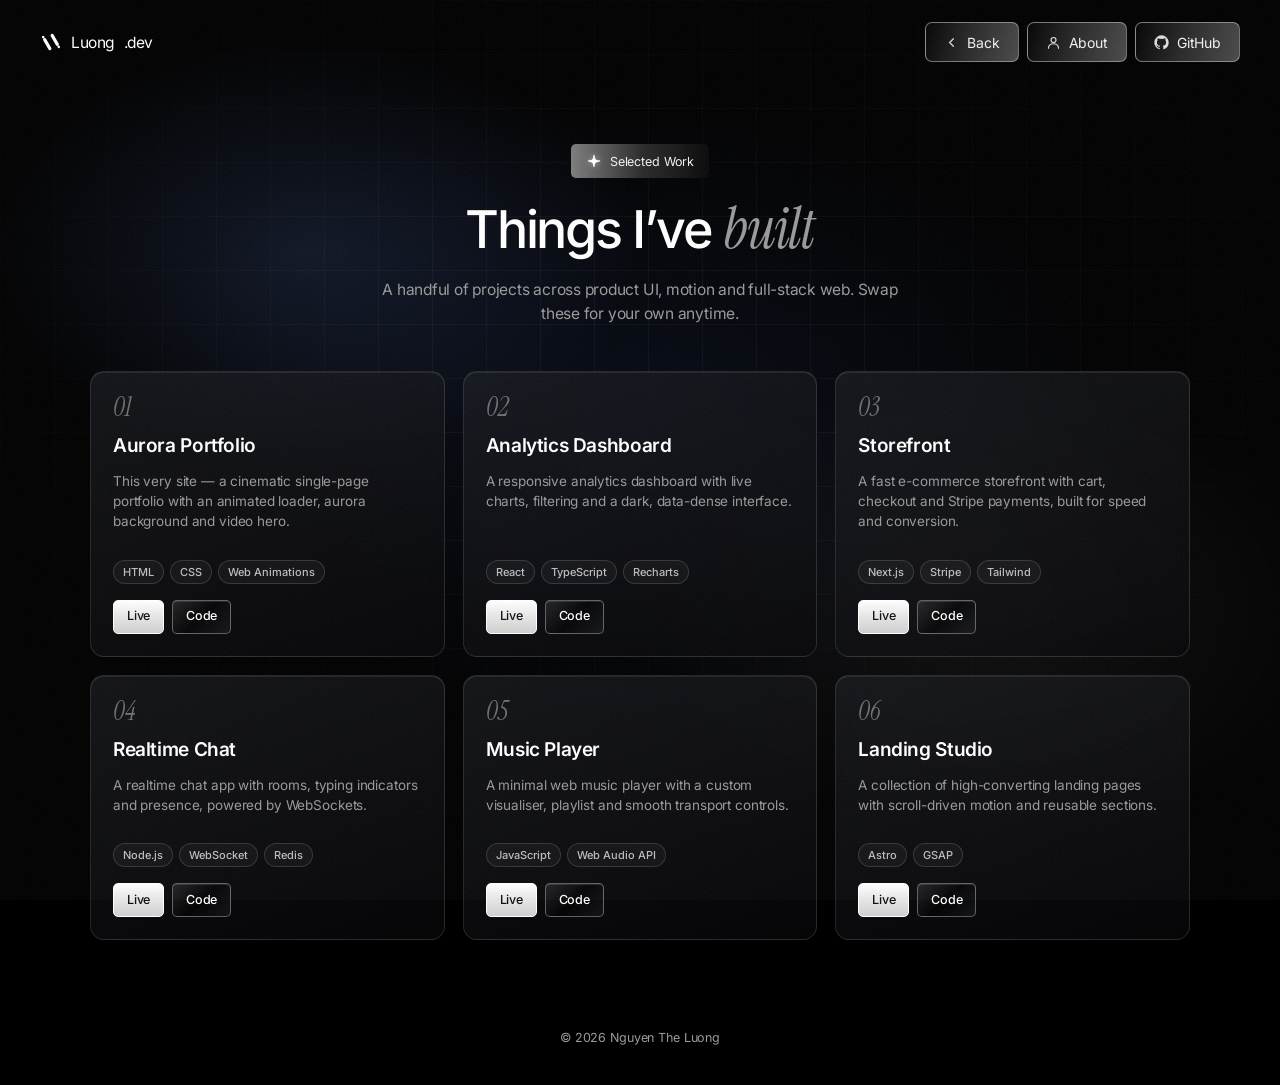
<file: work.html>
<!DOCTYPE html>
<html lang="en">
<head>
<meta charset="UTF-8">
<meta name="viewport" content="width=device-width, initial-scale=1.0">
<title>Selected Work — Nguyen The Luong</title>
<meta name="description" content="Selected work by Nguyen The Luong — a set of web projects across UI, product and motion.">
<link rel="canonical" href="https://luongkun.github.io/personal-website/work.html">
<meta name="theme-color" content="#000000">
<meta name="author" content="Nguyen The Luong">
<meta property="og:type" content="website">
<meta property="og:site_name" content="Luong.dev">
<meta property="og:url" content="https://luongkun.github.io/personal-website/work.html">
<meta property="og:title" content="Selected Work — Nguyen The Luong">
<meta property="og:description" content="A set of web projects across UI, product and motion.">
<meta property="og:image" content="https://luongkun.github.io/personal-website/og-image.jpg">
<meta property="og:image:width" content="1200">
<meta property="og:image:height" content="630">
<meta property="og:image:alt" content="Nguyen The Luong — Web Developer">
<meta name="twitter:card" content="summary_large_image">
<meta name="twitter:title" content="Selected Work — Nguyen The Luong">
<meta name="twitter:description" content="A set of web projects across UI, product and motion.">
<meta name="twitter:image" content="https://luongkun.github.io/personal-website/og-image.jpg">
<link rel="icon" href="data:image/svg+xml,%3Csvg xmlns='http://www.w3.org/2000/svg' viewBox='0 0 24 24' fill='white'%3E%3Cg transform='rotate(-30 12 12)'%3E%3Ccircle cx='7.3' cy='3.2' r='1.45'/%3E%3Crect x='5.5' y='4.7' width='3.6' height='14.6' rx='1.8'/%3E%3Crect x='14.9' y='4.7' width='3.6' height='14.6' rx='1.8'/%3E%3Ccircle cx='16.7' cy='20.8' r='1.45'/%3E%3C/g%3E%3C/svg%3E">
<style>
html, body { background: #000000 !important; color: #ffffff; }

@font-face {
  font-family: "Inter";
  font-style: normal;
  font-weight: 100 900;
  font-display: swap;
  src: url("inter.woff2") format("woff2");
}
@font-face {
  font-family: "Instrument Serif";
  font-style: italic;
  font-weight: 400;
  font-display: swap;
  src: url("instrument-serif-italic.woff2") format("woff2");
}

:root {
  --bg: #000000;
  --text: #ffffff;
  --muted: #9a9a9a;
  --border: rgba(255, 255, 255, 0.16);

  --logo: 15.5px;
  --logo-mark: 22px;
  --nav: 14px;
  --nav-h: 40px;
  --nav-pad: 18px;
  --btn: 13.5px;
  --btn-h: 40px;
  --h1: 52px;
  --lede: 15.5px;
  --header-y: 22px;
  --header-x: 40px;

  --ui-font: "Inter", system-ui, -apple-system, BlinkMacSystemFont, "Segoe UI", sans-serif;
  --serif-font: "Instrument Serif", "Times New Roman", Times, serif;
}

*, *::before, *::after { box-sizing: border-box; margin: 0; padding: 0; }
a { color: inherit; text-decoration: none; }
button { font-family: inherit; }
html { scroll-behavior: smooth; }

html, body {
  background: var(--bg, #000000);
  color: var(--text, #ffffff);
}
body {
  font-family: var(--ui-font);
  -webkit-font-smoothing: antialiased;
  -moz-osx-font-smoothing: grayscale;
  text-rendering: optimizeLegibility;
  overflow-x: hidden;
  position: relative;
  min-height: 100vh;
  min-height: 100dvh;
}

/* ---------- Background layers ---------- */

.grain {
  position: fixed;
  inset: 0;
  z-index: 100;
  pointer-events: none;
  opacity: 0.055;
  background-image: url("data:image/svg+xml,%3Csvg xmlns='http://www.w3.org/2000/svg' width='240' height='240'%3E%3Cfilter id='n'%3E%3CfeTurbulence type='fractalNoise' baseFrequency='0.85' numOctaves='2' stitchTiles='stitch'/%3E%3C/filter%3E%3Crect width='100%25' height='100%25' filter='url(%23n)'/%3E%3C/svg%3E");
}

.aurora {
  position: fixed;
  inset: 0;
  z-index: 0;
  overflow: hidden;
  background:
    radial-gradient(42% 40% at 24% 28%, rgba(110, 150, 255, 0.14), transparent 62%),
    radial-gradient(46% 44% at 78% 68%, rgba(255, 255, 255, 0.06), transparent 62%),
    radial-gradient(60% 55% at 50% 46%, rgba(60, 95, 190, 0.11), transparent 66%);
}
.aurora::after {
  content: "";
  position: absolute;
  inset: 0;
  background-image:
    linear-gradient(rgba(255, 255, 255, 0.04) 1px, transparent 1px),
    linear-gradient(90deg, rgba(255, 255, 255, 0.04) 1px, transparent 1px);
  background-size: 54px 54px;
  -webkit-mask-image: radial-gradient(80% 70% at 50% 40%, #000 20%, transparent 82%);
          mask-image: radial-gradient(80% 70% at 50% 40%, #000 20%, transparent 82%);
}

.page { position: relative; z-index: 1; }

/* ---------- Header ---------- */

.header {
  position: relative;
  z-index: 50;
  display: flex;
  align-items: center;
  justify-content: space-between;
  gap: 16px;
  padding: var(--header-y) var(--header-x) 10px;
}
.logo {
  display: inline-flex;
  align-items: center;
  gap: 9px;
  font-size: var(--logo);
  font-weight: 400;
  letter-spacing: -0.03em;
  color: #ffffff;
}
.logo-mark { width: var(--logo-mark); height: var(--logo-mark); flex: none; }
.logo-suffix { font-weight: 400; }

.header-nav { display: flex; align-items: center; gap: 8px; }

.pill {
  display: inline-flex;
  align-items: center;
  gap: 8px;
  height: var(--nav-h);
  padding: 0 var(--nav-pad);
  border-radius: 7px;
  position: relative;
  overflow: hidden;
  border: 1px solid rgba(198, 198, 198, 0.55);
  background: linear-gradient(105deg, #050505 0%, #2a2a2a 48%, #4a4a4a 100%);
  color: #f3f3f3;
  font-size: var(--nav);
  letter-spacing: -0.01em;
  white-space: nowrap;
  transition: background 0.35s ease, border-color 0.35s ease, box-shadow 0.35s ease;
}
.pill svg { width: 15px; height: 15px; flex: none; opacity: 0.9; }
.pill::before {
  content: "";
  position: absolute;
  inset: 0;
  background: linear-gradient(115deg, transparent 30%, rgba(255, 255, 255, 0.16) 50%, transparent 70%);
  transform: translateX(-120%);
}
.pill:hover::before { transform: translateX(120%); transition: transform 0.6s ease; }
.pill:hover {
  border-color: rgba(235, 235, 235, 0.9);
  background: linear-gradient(105deg, #111111 0%, #3a3a3a 45%, #6a6a6a 100%);
  box-shadow: 0 0 18px rgba(200, 210, 230, 0.18);
}

/* ---------- Buttons ---------- */

.btn {
  position: relative;
  isolation: isolate;
  overflow: hidden;
  display: inline-flex;
  align-items: center;
  justify-content: center;
  gap: 7px;
  height: var(--btn-h);
  padding: 0 16px;
  border-radius: 6px;
  font-size: var(--btn);
  font-weight: 500;
  letter-spacing: -0.02em;
  line-height: 1;
  white-space: nowrap;
  cursor: pointer;
  border: 1px solid transparent;
  background: none;
  color: #ffffff;
  transition: background 0.35s ease, border-color 0.35s ease, box-shadow 0.35s ease, color 0.35s ease;
}
.btn svg { width: 15px; height: 15px; flex: none; }
.btn::after {
  content: "";
  position: absolute;
  inset: 0;
  background: linear-gradient(115deg, transparent 20%, rgba(255, 255, 255, 0.45) 48%, transparent 76%);
  transform: translateX(-130%);
}
.btn:hover::after { transform: translateX(130%); transition: transform 0.65s ease; }

.btn-solid {
  background: linear-gradient(180deg, #ffffff 0%, #e7e7e7 48%, #cfcfcf 100%);
  color: #111111;
  border-color: #ffffff;
  box-shadow: inset 0 1px 0 rgba(255, 255, 255, 0.95);
}
.btn-solid:hover {
  background: linear-gradient(180deg, #ffffff 0%, #f3f6ff 42%, #d5def2 100%);
  border-color: #f2f6ff;
  box-shadow: inset 0 1px 0 #ffffff, 0 0 22px rgba(186, 208, 255, 0.35), 0 8px 18px rgba(255, 255, 255, 0.12);
}
.btn-ghost {
  background: linear-gradient(135deg, rgba(255, 255, 255, 0.1), rgba(0, 0, 0, 0.45) 50%, rgba(160, 175, 200, 0.08));
  color: #ffffff;
  border-color: rgba(198, 198, 198, 0.45);
  box-shadow: inset 0 1px 0 rgba(255, 255, 255, 0.12);
}
.btn-ghost:hover {
  background: linear-gradient(135deg, rgba(210, 225, 255, 0.18), rgba(0, 0, 0, 0.35) 48%, rgba(180, 195, 220, 0.16));
  border-color: rgba(220, 230, 255, 0.75);
  box-shadow: inset 0 1px 0 rgba(255, 255, 255, 0.22), 0 0 20px rgba(170, 200, 255, 0.22);
}
.btn-sm { height: 34px; padding: 0 13px; font-size: 12.5px; border-radius: 5px; }

/* ---------- Hero ---------- */

.work-hero {
  text-align: center;
  padding: clamp(40px, 8vh, 96px) 24px clamp(24px, 5vh, 52px);
}
.eyebrow {
  display: inline-flex;
  align-items: center;
  gap: 8px;
  margin-bottom: 20px;
  padding: 9px 15px;
  border-radius: 5px;
  background: linear-gradient(90deg, #7d7d7d 0%, #2a2a2a 52%, #0a0a0a 100%);
  color: #f2f2f2;
  font-size: 12.5px;
  letter-spacing: -0.01em;
}
.eyebrow svg { width: 16px; height: 16px; filter: drop-shadow(0 0 3px rgba(255, 255, 255, 0.45)); }

.work-hero h1 {
  font-family: var(--ui-font);
  font-weight: 500;
  font-size: var(--h1);
  letter-spacing: -0.045em;
  line-height: 1.08;
  color: #ffffff;
}
.work-hero h1 em {
  font-family: var(--serif-font);
  font-style: italic;
  font-weight: 400;
  font-size: 1.1em;
  letter-spacing: -0.03em;
  color: var(--muted);
}
.work-hero .lede {
  max-width: 520px;
  margin: 18px auto 0;
  color: var(--muted);
  font-size: var(--lede);
  line-height: 1.55;
  letter-spacing: -0.015em;
}
/* @@GRID@@ */
.work-grid {
  display: grid;
  grid-template-columns: repeat(3, 1fr);
  gap: 18px;
  max-width: 1180px;
  margin: 0 auto;
  padding: 0 var(--header-x) clamp(48px, 10vh, 96px);
}
.card {
  position: relative;
  isolation: isolate;
  overflow: hidden;
  display: flex;
  flex-direction: column;
  gap: 14px;
  padding: 22px;
  min-height: 232px;
  border-radius: 14px;
  border: 1px solid rgba(255, 255, 255, 0.12);
  background: linear-gradient(160deg, rgba(30, 32, 38, 0.6), rgba(8, 8, 10, 0.72));
  backdrop-filter: blur(12px);
  -webkit-backdrop-filter: blur(12px);
  box-shadow: inset 0 1px 0 rgba(255, 255, 255, 0.08);
  transition: transform 0.4s cubic-bezier(0.16, 1, 0.3, 1), border-color 0.4s ease, box-shadow 0.4s ease;
}
.card::before {
  content: "";
  position: absolute;
  inset: 0;
  z-index: -1;
  background: radial-gradient(120% 90% at 50% 0%, rgba(120, 155, 255, 0.14), transparent 60%);
  opacity: 0;
  transition: opacity 0.4s ease;
}
.card:hover {
  transform: translateY(-6px);
  border-color: rgba(220, 230, 255, 0.5);
  box-shadow: inset 0 1px 0 rgba(255, 255, 255, 0.18), 0 22px 60px rgba(0, 0, 0, 0.5), 0 0 34px rgba(150, 180, 255, 0.16);
}
.card:hover::before { opacity: 1; }
.card-top { display: flex; align-items: center; justify-content: space-between; }
.card-num {
  font-family: var(--serif-font);
  font-style: italic;
  font-size: 26px;
  color: rgba(255, 255, 255, 0.4);
  line-height: 1;
}
.card-links { display: flex; gap: 7px; }
.card h3 { font-size: 19px; font-weight: 600; letter-spacing: -0.02em; color: #ffffff; }
.card p { font-size: 13.5px; line-height: 1.5; color: var(--muted); letter-spacing: -0.01em; }
.card .spacer { flex: 1; }
.tags { display: flex; flex-wrap: wrap; gap: 6px; }
.tag {
  font-size: 11px;
  font-weight: 500;
  padding: 4px 9px;
  border-radius: 999px;
  border: 1px solid rgba(255, 255, 255, 0.14);
  background: rgba(255, 255, 255, 0.04);
  color: rgba(255, 255, 255, 0.72);
}
.card-actions { display: flex; gap: 8px; margin-top: 2px; }
/* @@FOOT@@ */
.foot {
  text-align: center;
  color: var(--muted);
  font-size: 12.5px;
  letter-spacing: -0.01em;
  padding: 0 24px 40px;
}

/* ---------- Entrance ---------- */
.appear { opacity: 0; transform: translateY(18px); }
.appear.is-in {
  opacity: 1;
  transform: none;
  transition: opacity 0.8s cubic-bezier(0.16, 1, 0.3, 1), transform 0.8s cubic-bezier(0.16, 1, 0.3, 1);
  transition-delay: var(--d, 0s);
}

/* ---------- Page transition overlay ---------- */
.transition {
  position: fixed;
  inset: 0;
  z-index: 400;
  background: #000000;
  pointer-events: none;
  opacity: 0;
}
.transition.cover { opacity: 1; pointer-events: auto; transition: opacity 0.5s ease; }

/* ---------- Responsive ---------- */
@media (min-width: 1600px) { :root { --h1: 62px; --header-x: 64px; } .work-grid { max-width: 1320px; } }
@media (max-width: 1024px) { .work-grid { grid-template-columns: repeat(2, 1fr); } }
@media (max-width: 900px) { :root { --header-x: 18px; --h1: 40px; } }
@media (max-width: 620px) {
  :root { --h1: 34px; }
  .work-grid { grid-template-columns: 1fr; }
  .header-nav .pill span { display: none; }
  .header-nav .pill { padding: 0 12px; }
}
@media (prefers-reduced-motion: reduce) {
  *, *::before, *::after { transition: none !important; animation: none !important; }
  .appear { opacity: 1 !important; transform: none !important; }
  .transition { display: none !important; }
}
</style>
</head>
<body>

<div class="grain" aria-hidden="true"></div>
<div class="aurora" aria-hidden="true"></div>
<div class="transition" id="transition" aria-hidden="true"></div>

<div class="page" id="page">
  <header class="header">
    <a class="logo appear" style="--d:0.02s" href="index.html" data-nav aria-label="Nguyen The Luong — home">
      <svg class="logo-mark" viewBox="0 0 24 24" fill="currentColor" aria-hidden="true">
        <g transform="rotate(-30 12 12)">
          <circle cx="7.3" cy="3.2" r="1.45"/>
          <rect x="5.5" y="4.7" width="3.6" height="14.6" rx="1.8"/>
          <rect x="14.9" y="4.7" width="3.6" height="14.6" rx="1.8"/>
          <circle cx="16.7" cy="20.8" r="1.45"/>
        </g>
      </svg>
      Luong<span class="logo-suffix">.dev</span>
    </a>
    <nav class="header-nav" aria-label="Primary">
      <a class="pill appear" style="--d:0.06s" href="index.html" data-nav>
        <svg viewBox="0 0 24 24" fill="none" stroke="currentColor" stroke-width="1.9" stroke-linecap="round" stroke-linejoin="round" aria-hidden="true"><path d="M15 18l-6-6 6-6"/></svg>
        <span>Back</span>
      </a>
      <a class="pill appear" style="--d:0.08s" href="about.html" data-nav>
        <svg viewBox="0 0 24 24" fill="none" stroke="currentColor" stroke-width="1.9" stroke-linecap="round" stroke-linejoin="round" aria-hidden="true"><circle cx="12" cy="8" r="4"/><path d="M4 21c0-4 3.6-7 8-7s8 3 8 7"/></svg>
        <span>About</span>
      </a>
      <a class="pill appear" style="--d:0.10s" href="https://github.com/luongkun" target="_blank" rel="noopener">
        <svg viewBox="0 0 24 24" fill="currentColor" aria-hidden="true"><path d="M12 .5A11.5 11.5 0 0 0 .5 12c0 5.08 3.29 9.39 7.86 10.91.58.11.79-.25.79-.56 0-.27-.01-1.17-.02-2.12-3.2.7-3.87-1.36-3.87-1.36-.52-1.33-1.28-1.68-1.28-1.68-1.04-.71.08-.7.08-.7 1.15.08 1.76 1.19 1.76 1.19 1.03 1.75 2.69 1.25 3.34.95.1-.74.4-1.25.72-1.53-2.55-.29-5.23-1.28-5.23-5.68 0-1.26.45-2.28 1.19-3.09-.12-.29-.52-1.46.11-3.05 0 0 .97-.31 3.17 1.18a11 11 0 0 1 5.78 0c2.2-1.49 3.17-1.18 3.17-1.18.63 1.59.23 2.76.11 3.05.74.81 1.19 1.83 1.19 3.09 0 4.41-2.69 5.38-5.25 5.67.41.35.77 1.05.77 2.12 0 1.53-.01 2.76-.01 3.14 0 .31.21.67.8.55A11.5 11.5 0 0 0 23.5 12 11.5 11.5 0 0 0 12 .5Z"/></svg>
        <span>GitHub</span>
      </a>
    </nav>
  </header>
<!-- @@BODY@@ -->
  <section class="work-hero">
    <div class="eyebrow appear" style="--d:0.14s">
      <svg viewBox="0 0 24 24" fill="white" aria-hidden="true"><path d="M12 2.6c.55 0 .88.55 1.08 2.1.62 4.7 1.52 5.6 6.22 6.22 1.55.2 2.1.53 2.1 1.08s-.55.88-2.1 1.08c-4.7.62-5.6 1.52-6.22 6.22-.2 1.55-.53 2.1-1.08 2.1s-.88-.55-1.08-2.1c-.62-4.7-1.52-5.6-6.22-6.22C3.15 12.88 2.6 12.55 2.6 12s.55-.88 2.1-1.08c4.7-.62 5.6-1.52 6.22-6.22C11.12 3.15 11.45 2.6 12 2.6Z"/></svg>
      Selected Work
    </div>
    <h1 class="appear" style="--d:0.20s">Things I&rsquo;ve <em>built</em></h1>
    <p class="lede appear" style="--d:0.28s">A handful of projects across product UI, motion and full-stack web. Swap these for your own anytime.</p>
  </section>

  <section class="work-grid">
    <article class="card appear" style="--d:0.34s">
      <div class="card-top">
        <span class="card-num">01</span>
        <div class="card-links"></div>
      </div>
      <h3>Aurora Portfolio</h3>
      <p>This very site — a cinematic single-page portfolio with an animated loader, aurora background and video hero.</p>
      <div class="spacer"></div>
      <div class="tags"><span class="tag">HTML</span><span class="tag">CSS</span><span class="tag">Web Animations</span></div>
      <div class="card-actions">
        <a class="btn btn-solid btn-sm" href="index.html" data-nav>Live</a>
        <a class="btn btn-ghost btn-sm" href="https://github.com/luongkun/personal-website" target="_blank" rel="noopener">Code</a>
      </div>
    </article>

    <article class="card appear" style="--d:0.40s">
      <div class="card-top"><span class="card-num">02</span></div>
      <h3>Analytics Dashboard</h3>
      <p>A responsive analytics dashboard with live charts, filtering and a dark, data-dense interface.</p>
      <div class="spacer"></div>
      <div class="tags"><span class="tag">React</span><span class="tag">TypeScript</span><span class="tag">Recharts</span></div>
      <div class="card-actions">
        <a class="btn btn-solid btn-sm" href="#" target="_blank" rel="noopener">Live</a>
        <a class="btn btn-ghost btn-sm" href="#" target="_blank" rel="noopener">Code</a>
      </div>
    </article>

    <article class="card appear" style="--d:0.46s">
      <div class="card-top"><span class="card-num">03</span></div>
      <h3>Storefront</h3>
      <p>A fast e-commerce storefront with cart, checkout and Stripe payments, built for speed and conversion.</p>
      <div class="spacer"></div>
      <div class="tags"><span class="tag">Next.js</span><span class="tag">Stripe</span><span class="tag">Tailwind</span></div>
      <div class="card-actions">
        <a class="btn btn-solid btn-sm" href="#" target="_blank" rel="noopener">Live</a>
        <a class="btn btn-ghost btn-sm" href="#" target="_blank" rel="noopener">Code</a>
      </div>
    </article>

    <article class="card appear" style="--d:0.52s">
      <div class="card-top"><span class="card-num">04</span></div>
      <h3>Realtime Chat</h3>
      <p>A realtime chat app with rooms, typing indicators and presence, powered by WebSockets.</p>
      <div class="spacer"></div>
      <div class="tags"><span class="tag">Node.js</span><span class="tag">WebSocket</span><span class="tag">Redis</span></div>
      <div class="card-actions">
        <a class="btn btn-solid btn-sm" href="#" target="_blank" rel="noopener">Live</a>
        <a class="btn btn-ghost btn-sm" href="#" target="_blank" rel="noopener">Code</a>
      </div>
    </article>

    <article class="card appear" style="--d:0.58s">
      <div class="card-top"><span class="card-num">05</span></div>
      <h3>Music Player</h3>
      <p>A minimal web music player with a custom visualiser, playlist and smooth transport controls.</p>
      <div class="spacer"></div>
      <div class="tags"><span class="tag">JavaScript</span><span class="tag">Web Audio API</span></div>
      <div class="card-actions">
        <a class="btn btn-solid btn-sm" href="#" target="_blank" rel="noopener">Live</a>
        <a class="btn btn-ghost btn-sm" href="#" target="_blank" rel="noopener">Code</a>
      </div>
    </article>

    <article class="card appear" style="--d:0.64s">
      <div class="card-top"><span class="card-num">06</span></div>
      <h3>Landing Studio</h3>
      <p>A collection of high-converting landing pages with scroll-driven motion and reusable sections.</p>
      <div class="spacer"></div>
      <div class="tags"><span class="tag">Astro</span><span class="tag">GSAP</span></div>
      <div class="card-actions">
        <a class="btn btn-solid btn-sm" href="#" target="_blank" rel="noopener">Live</a>
        <a class="btn btn-ghost btn-sm" href="#" target="_blank" rel="noopener">Code</a>
      </div>
    </article>
  </section>

  <footer class="foot appear" style="--d:0.70s">&copy; 2026 Nguyen The Luong</footer>
</div>

<script>
(function () {
  var reduce = window.matchMedia && window.matchMedia('(prefers-reduced-motion: reduce)').matches;

  /* Entrance: reveal .appear elements after paint (with timeout fallback) */
  function revealAll() {
    Array.prototype.forEach.call(document.querySelectorAll('.appear'), function (el) { el.classList.add('is-in'); });
  }
  requestAnimationFrame(function () { requestAnimationFrame(revealAll); });
  setTimeout(revealAll, 100);

  /* Smooth same-tab navigation via cover overlay */
  var overlay = document.getElementById('transition');
  function navigate(href) {
    if (reduce || !overlay) { window.location.href = href; return; }
    overlay.classList.add('cover');
    var done = false;
    function go() { if (done) return; done = true; window.location.href = href; }
    overlay.addEventListener('transitionend', go, { once: true });
    setTimeout(go, 650);
  }

  Array.prototype.forEach.call(document.querySelectorAll('a[data-nav]'), function (link) {
    link.addEventListener('click', function (e) {
      var href = link.getAttribute('href');
      if (!href || href.charAt(0) === '#') return;
      e.preventDefault();
      navigate(href);
    });
  });

  /* Reveal from cover when arriving via back/forward cache */
  window.addEventListener('pageshow', function (e) {
    if (e.persisted && overlay) overlay.classList.remove('cover');
  });
})();
</script>

</body>
</html>
</file>
